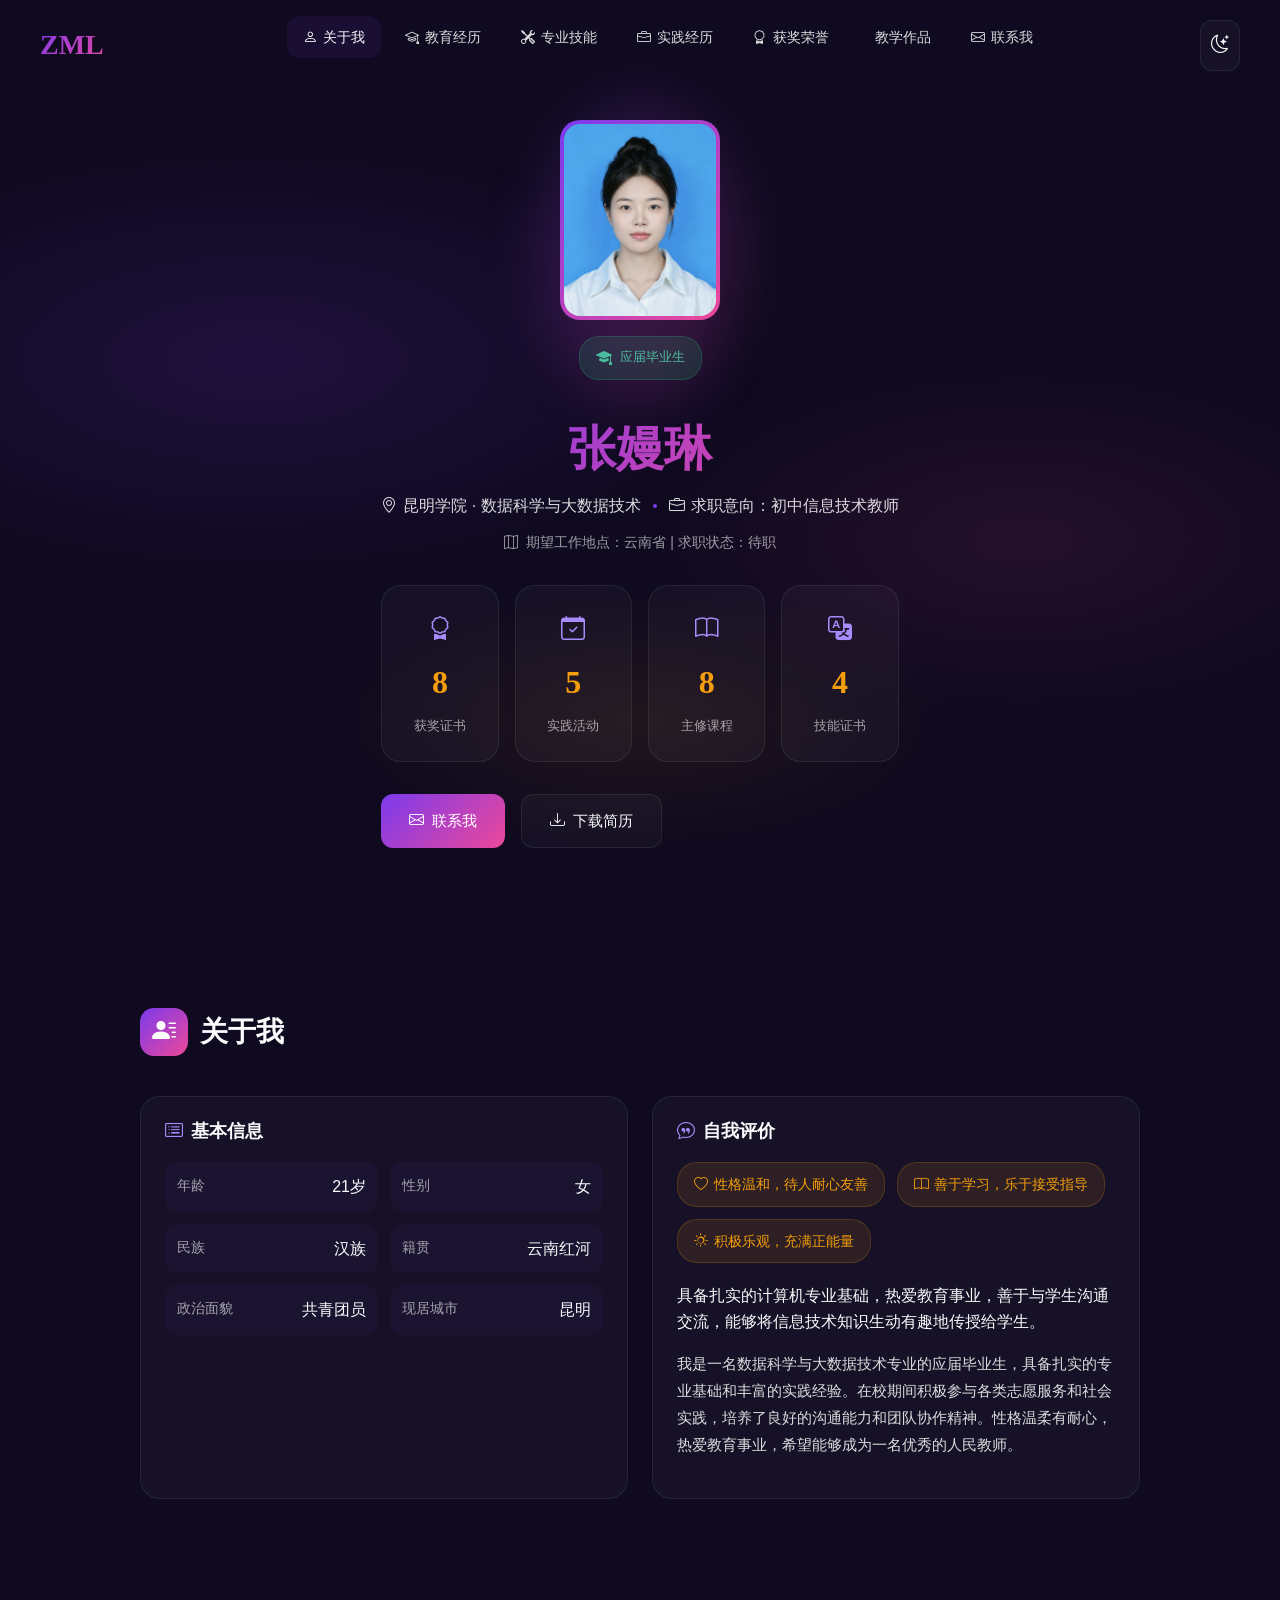
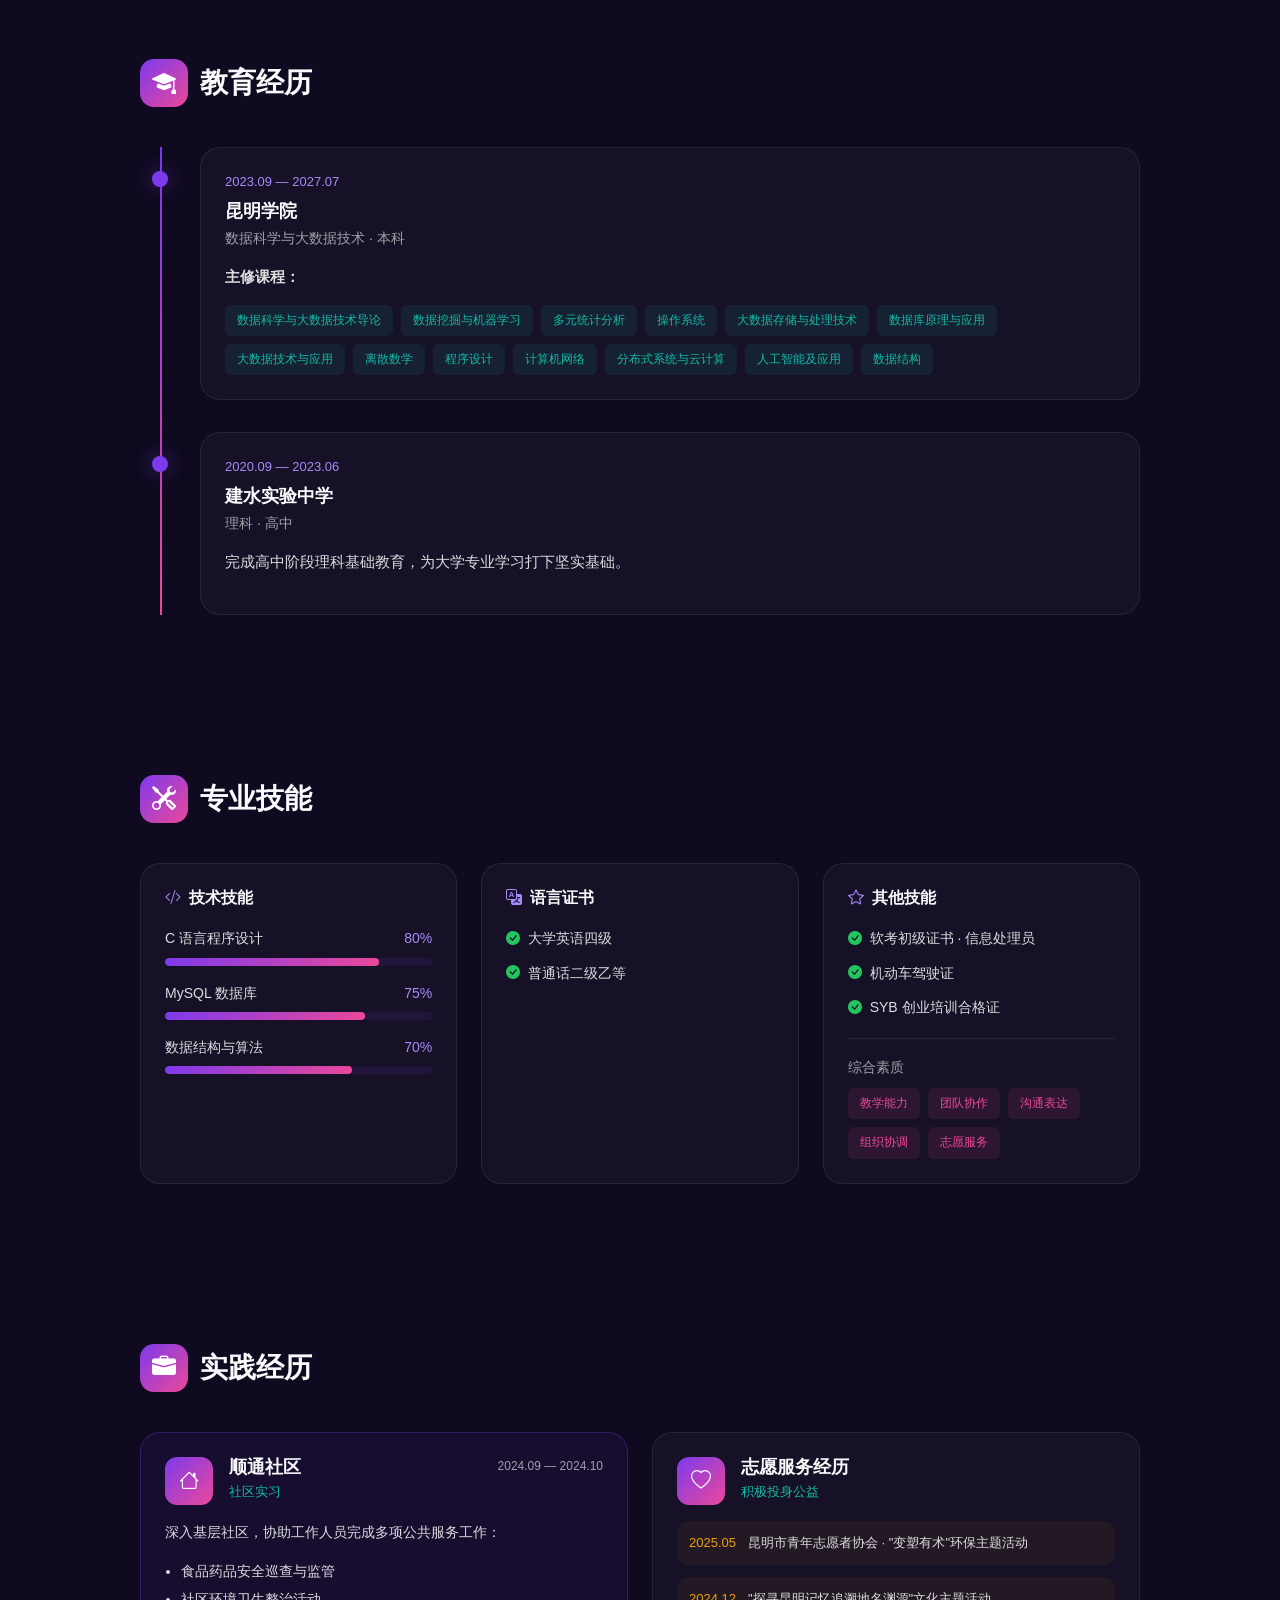
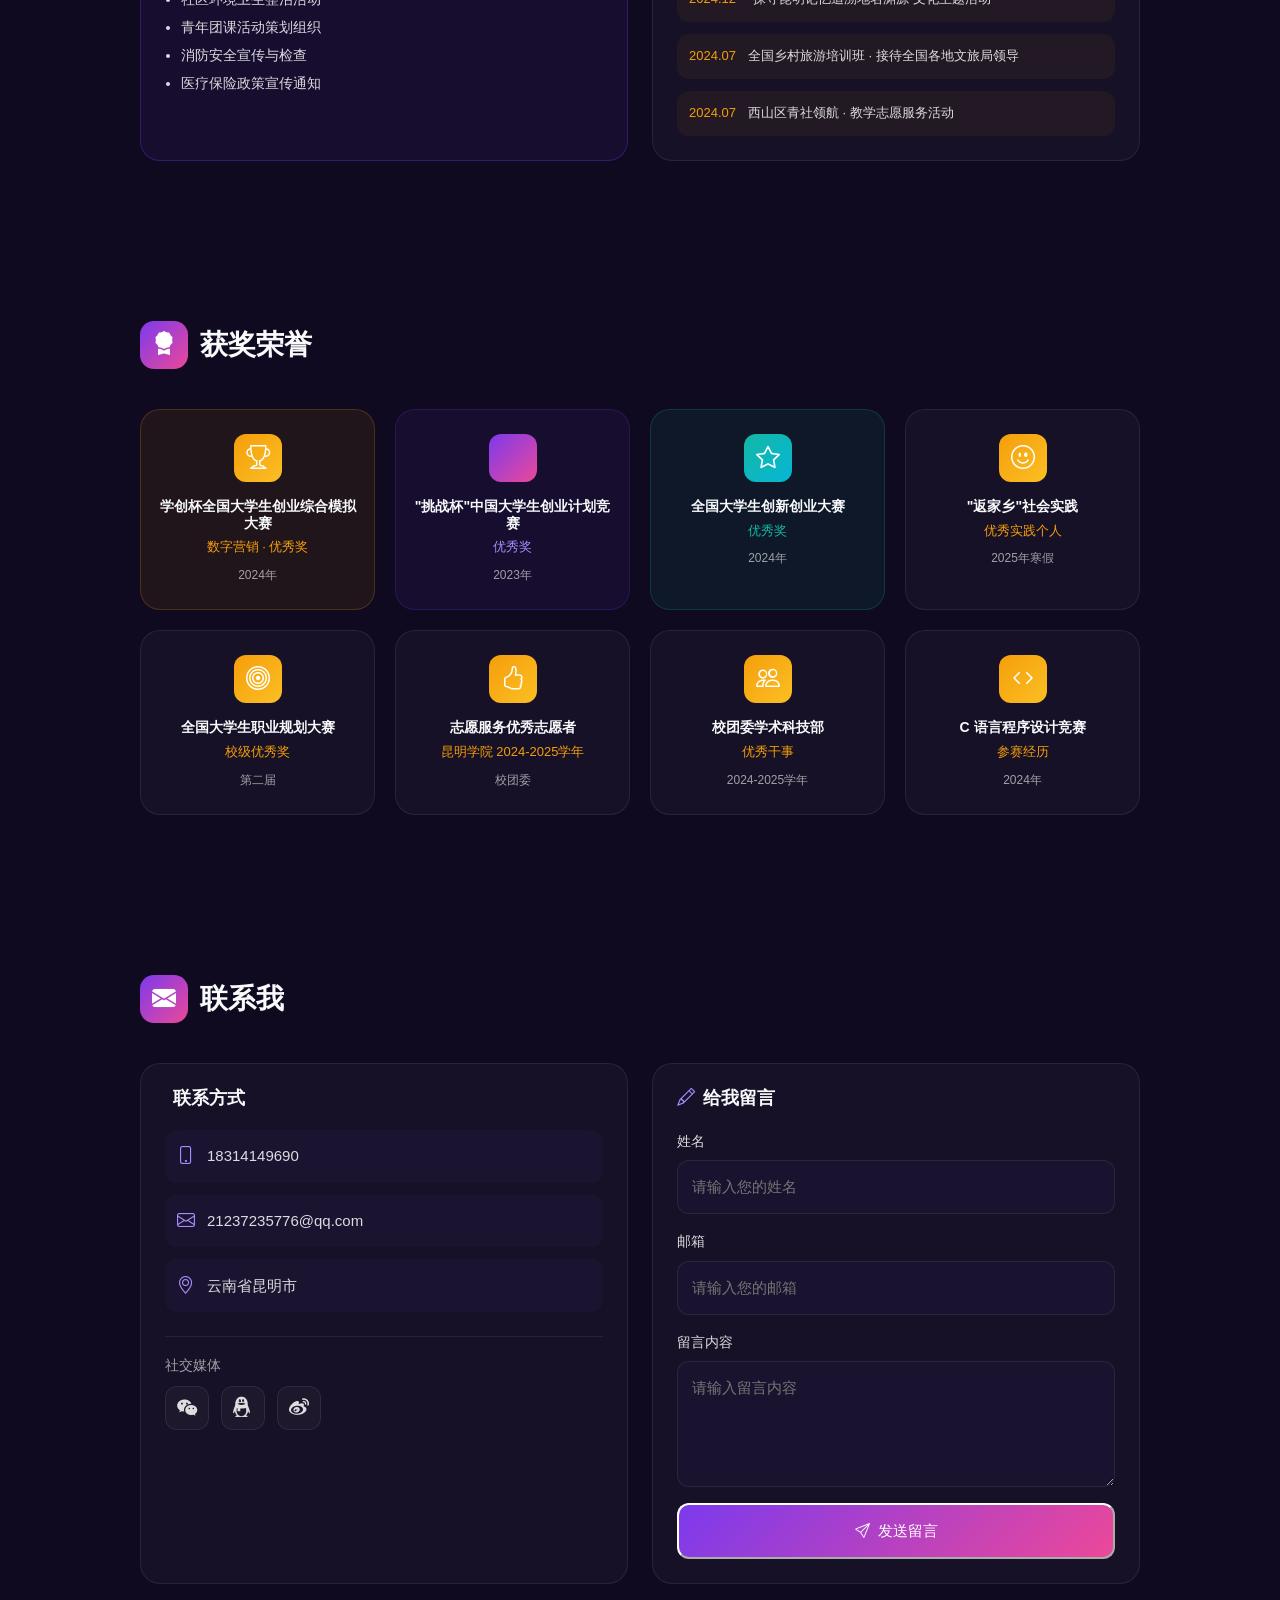
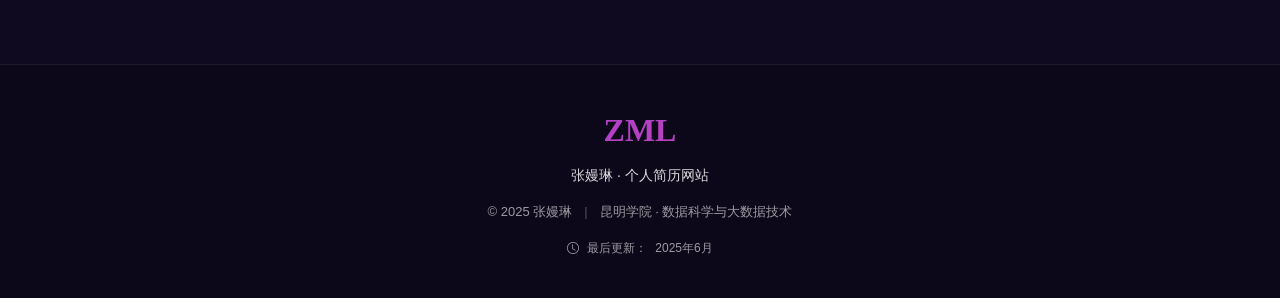
<file: index.html>
<!DOCTYPE html>
<html lang="zh-CN" data-bs-theme="dark">
<head>
  <meta charset="UTF-8">
  <meta name="viewport" content="width=device-width, initial-scale=1.0">
  <title>张嫚琳 - 个人简历 | 初中信息技术教师</title>
  <meta name="description" content="张嫚琳个人简历，昆明学院数据科学与大数据技术专业，求职意向初中信息技术老师">
  
  <!-- Fonts -->
  <link rel="preconnect" href="https://fonts.googleapis.cn">
  <link rel="preconnect" href="https://fonts.gstatic.cn" crossorigin>
  <link href="https://fonts.googleapis.cn/css2?family=Noto+Sans+SC:wght@300;400;500;700;900&family=Playfair+Display:wght@400;600;700&display=swap" rel="stylesheet">
  
  <!-- Bootstrap -->
  <link href="https://cdn.jsdelivr.net/npm/bootstrap@5.3.3/dist/css/bootstrap.min.css" rel="stylesheet">
  <link href="https://cdn.jsdelivr.net/npm/bootstrap-icons@1.11.3/font/bootstrap-icons.min.css" rel="stylesheet">
  
  <!-- Custom CSS -->
  <link href="styles/main.css" rel="stylesheet">
</head>
<body>

  <!-- 背景光效 -->
  <div class="bg-glow"></div>
  <div class="bg-grid"></div>

  <!-- 导航栏 -->
  <nav class="navbar-custom" id="navbar">
    <div class="nav-container">
      <a href="#hero" class="nav-brand">
        <span class="brand-text">ZML</span>
      </a>
      <button class="nav-toggle" id="navToggle" aria-label="切换导航">
        <i class="bi bi-list"></i>
      </button>
      <ul class="nav-menu" id="navMenu">
        <li><a href="#about" class="nav-link active"><i class="bi bi-person"></i> 关于我</a></li>
        <li><a href="#education" class="nav-link"><i class="bi bi-mortarboard"></i> 教育经历</a></li>
        <li><a href="#skills" class="nav-link"><i class="bi bi-tools"></i> 专业技能</a></li>
        <li><a href="#experience" class="nav-link"><i class="bi bi-briefcase"></i> 实践经历</a></li>
        <li><a href="#awards" class="nav-link"><i class="bi bi-award"></i> 获奖荣誉</a></li>
        <li><a href="portfolio.html" class="nav-link"><i class="bi bi-folder-open"></i> 教学作品</a></li>
        <li><a href="#contact" class="nav-link"><i class="bi bi-envelope"></i> 联系我</a></li>
      </ul>
      <button class="theme-toggle" id="themeToggle" aria-label="切换主题">
        <i class="bi bi-moon-stars"></i>
      </button>
    </div>
  </nav>

  <!-- Hero 区域 -->
  <section class="hero-section" id="hero">
    <div class="hero-container">
      <!-- 证件照 -->
      <div class="avatar-wrapper">
        <div class="avatar-glow"></div>
        <div class="avatar-border">
          <img src="public/avatar.jpg" alt="张嫚琳证件照" class="avatar-img">
        </div>
        <div class="avatar-badge">
          <i class="bi bi-mortarboard-fill"></i>
          <span>应届毕业生</span>
        </div>
      </div>
      
      <!-- 基本信息 -->
      <div class="hero-info">
        <h1 class="hero-name">
          <span class="name-text">张嫚琳</span>
        </h1>
        <div class="hero-tagline">
          <span class="tagline-item">
            <i class="bi bi-geo-alt"></i>
            昆明学院 · 数据科学与大数据技术
          </span>
          <span class="tagline-divider"></span>
          <span class="tagline-item">
            <i class="bi bi-briefcase"></i>
            求职意向：初中信息技术教师
          </span>
        </div>
        <div class="hero-location">
          <i class="bi bi-map"></i>
          期望工作地点：云南省 | 求职状态：待职
        </div>
        
        <!-- 统计数据 -->
        <div class="stats-grid">
          <div class="stat-card">
            <div class="stat-icon"><i class="bi bi-award"></i></div>
            <div class="stat-number" data-target="8">8</div>
            <div class="stat-label">获奖证书</div>
          </div>
          <div class="stat-card">
            <div class="stat-icon"><i class="bi bi-calendar-check"></i></div>
            <div class="stat-number" data-target="5">5</div>
            <div class="stat-label">实践活动</div>
          </div>
          <div class="stat-card">
            <div class="stat-icon"><i class="bi bi-book"></i></div>
            <div class="stat-number" data-target="8">8</div>
            <div class="stat-label">主修课程</div>
          </div>
          <div class="stat-card">
            <div class="stat-icon"><i class="bi bi-translate"></i></div>
            <div class="stat-number" data-target="4">4</div>
            <div class="stat-label">技能证书</div>
          </div>
        </div>
        
        <!-- 行动按钮 -->
        <div class="hero-actions">
          <a href="#contact" class="btn-primary">
            <i class="bi bi-envelope"></i>
            联系我
          </a>
          <button class="btn-secondary" onclick="window.print()">
            <i class="bi bi-download"></i>
            下载简历
          </a>
        </div>
      </div>
    </div>
  </section>

  <!-- 关于我 -->
  <section class="section about-section" id="about">
    <div class="section-container">
      <h2 class="section-title">
        <span class="title-icon"><i class="bi bi-person-lines-fill"></i></span>
        关于我
      </h2>
      
      <div class="about-grid">
        <!-- 个人信息卡片 -->
        <div class="about-card glass-card">
          <h3 class="card-title"><i class="bi bi-card-list"></i> 基本信息</h3>
          <div class="info-list">
            <div class="info-item">
              <span class="info-label">年龄</span>
              <span class="info-value">21岁</span>
            </div>
            <div class="info-item">
              <span class="info-label">性别</span>
              <span class="info-value">女</span>
            </div>
            <div class="info-item">
              <span class="info-label">民族</span>
              <span class="info-value">汉族</span>
            </div>
            <div class="info-item">
              <span class="info-label">籍贯</span>
              <span class="info-value">云南红河</span>
            </div>
            <div class="info-item">
              <span class="info-label">政治面貌</span>
              <span class="info-value">共青团员</span>
            </div>
            <div class="info-item">
              <span class="info-label">现居城市</span>
              <span class="info-value">昆明</span>
            </div>
          </div>
        </div>
        
        <!-- 自我评价卡片 -->
        <div class="about-card glass-card">
          <h3 class="card-title"><i class="bi bi-chat-quote"></i> 自我评价</h3>
          <div class="evaluation-tags">
            <span class="eval-tag"><i class="bi bi-heart"></i> 性格温和，待人耐心友善</span>
            <span class="eval-tag"><i class="bi bi-book"></i> 善于学习，乐于接受指导</span>
            <span class="eval-tag"><i class="bi bi-sun"></i> 积极乐观，充满正能量</span>
          </div>
          <p class="eval-desc">具备扎实的计算机专业基础，热爱教育事业，善于与学生沟通交流，能够将信息技术知识生动有趣地传授给学生。</p>
          <p class="about-desc">
            我是一名数据科学与大数据技术专业的应届毕业生，具备扎实的专业基础和丰富的实践经验。在校期间积极参与各类志愿服务和社会实践，培养了良好的沟通能力和团队协作精神。性格温柔有耐心，热爱教育事业，希望能够成为一名优秀的人民教师。
          </p>
        </div>
      </div>
    </div>
  </section>

  <!-- 教育经历 -->
  <section class="section education-section" id="education">
    <div class="section-container">
      <h2 class="section-title">
        <span class="title-icon"><i class="bi bi-mortarboard-fill"></i></span>
        教育经历
      </h2>
      
      <div class="timeline">
        <!-- 大学 -->
        <div class="timeline-item left">
          <div class="timeline-marker"></div>
          <div class="timeline-content glass-card">
            <div class="timeline-date">2023.09 — 2027.07</div>
            <h3 class="timeline-title">昆明学院</h3>
            <div class="timeline-subtitle">数据科学与大数据技术 · 本科</div>
            <div class="timeline-desc">
              <p><strong>主修课程：</strong></p>
              <div class="course-tags">
                <span class="course-tag">数据科学与大数据技术导论</span>
                <span class="course-tag">数据挖掘与机器学习</span>
                <span class="course-tag">多元统计分析</span>
                <span class="course-tag">操作系统</span>
                <span class="course-tag">大数据存储与处理技术</span>
                <span class="course-tag">数据库原理与应用</span>
                <span class="course-tag">大数据技术与应用</span>
                <span class="course-tag">离散数学</span>
                <span class="course-tag">程序设计</span>
                <span class="course-tag">计算机网络</span>
                <span class="course-tag">分布式系统与云计算</span>
                <span class="course-tag">人工智能及应用</span>
                <span class="course-tag">数据结构</span>
              </div>
            </div>
          </div>
        </div>
        
        <!-- 高中 -->
        <div class="timeline-item right">
          <div class="timeline-marker"></div>
          <div class="timeline-content glass-card">
            <div class="timeline-date">2020.09 — 2023.06</div>
            <h3 class="timeline-title">建水实验中学</h3>
            <div class="timeline-subtitle">理科 · 高中</div>
            <div class="timeline-desc">
              <p>完成高中阶段理科基础教育，为大学专业学习打下坚实基础。</p>
            </div>
          </div>
        </div>
      </div>
    </div>
  </section>

  <!-- 专业技能 -->
  <section class="section skills-section" id="skills">
    <div class="section-container">
      <h2 class="section-title">
        <span class="title-icon"><i class="bi bi-tools"></i></span>
        专业技能
      </h2>
      
      <div class="skills-grid">
        <!-- 技术技能 -->
        <div class="skill-category glass-card">
          <h3 class="skill-cat-title"><i class="bi bi-code-slash"></i> 技术技能</h3>
          <div class="skill-bars">
            <div class="skill-bar-item">
              <div class="skill-bar-header">
                <span class="skill-name">C 语言程序设计</span>
                <span class="skill-percent">80%</span>
              </div>
              <div class="skill-bar">
                <div class="skill-bar-fill" style="width: 80%"></div>
              </div>
            </div>
            <div class="skill-bar-item">
              <div class="skill-bar-header">
                <span class="skill-name">MySQL 数据库</span>
                <span class="skill-percent">75%</span>
              </div>
              <div class="skill-bar">
                <div class="skill-bar-fill" style="width: 75%"></div>
              </div>
            </div>
            <div class="skill-bar-item">
              <div class="skill-bar-header">
                <span class="skill-name">数据结构与算法</span>
                <span class="skill-percent">70%</span>
              </div>
              <div class="skill-bar">
                <div class="skill-bar-fill" style="width: 70%"></div>
              </div>
            </div>
          </div>
        </div>
        
        <!-- 语言证书 -->
        <div class="skill-category glass-card">
          <h3 class="skill-cat-title"><i class="bi bi-translate"></i> 语言证书</h3>
          <div class="cert-list">
            <div class="cert-item">
              <i class="bi bi-check-circle-fill"></i>
              <span>大学英语四级</span>
            </div>
            <div class="cert-item">
              <i class="bi bi-check-circle-fill"></i>
              <span>普通话二级乙等</span>
            </div>
          </div>
        </div>
        
        <!-- 其他技能 -->
        <div class="skill-category glass-card">
          <h3 class="skill-cat-title"><i class="bi bi-star"></i> 其他技能</h3>
          <div class="cert-list">
            <div class="cert-item">
              <i class="bi bi-check-circle-fill"></i>
              <span>软考初级证书 · 信息处理员</span>
            </div>
            <div class="cert-item">
              <i class="bi bi-check-circle-fill"></i>
              <span>机动车驾驶证</span>
            </div>
            <div class="cert-item">
              <i class="bi bi-check-circle-fill"></i>
              <span>SYB 创业培训合格证</span>
            </div>
          </div>
          <div class="soft-skills">
            <h4 class="soft-skill-title">综合素质</h4>
            <div class="soft-skill-tags">
              <span class="soft-tag">教学能力</span>
              <span class="soft-tag">团队协作</span>
              <span class="soft-tag">沟通表达</span>
              <span class="soft-tag">组织协调</span>
              <span class="soft-tag">志愿服务</span>
            </div>
          </div>
        </div>
      </div>
    </div>
  </section>

  <!-- 实践经历 -->
  <section class="section experience-section" id="experience">
    <div class="section-container">
      <h2 class="section-title">
        <span class="title-icon"><i class="bi bi-briefcase-fill"></i></span>
        实践经历
      </h2>
      
      <div class="exp-grid">
        <!-- 顺通社区 -->
        <div class="exp-card glass-card featured">
          <div class="exp-header">
            <div class="exp-icon"><i class="bi bi-house"></i></div>
            <div class="exp-title-area">
              <h3 class="exp-title">顺通社区</h3>
              <div class="exp-role">社区实习</div>
            </div>
            <div class="exp-date">2024.09 — 2024.10</div>
          </div>
          <div class="exp-desc">
            <p>深入基层社区，协助工作人员完成多项公共服务工作：</p>
            <ul class="exp-list">
              <li>食品药品安全巡查与监管</li>
              <li>社区环境卫生整治活动</li>
              <li>青年团课活动策划组织</li>
              <li>消防安全宣传与检查</li>
              <li>医疗保险政策宣传通知</li>
            </ul>
          </div>
        </div>
        
        <!-- 志愿活动 -->
        <div class="exp-card glass-card">
          <div class="exp-header">
            <div class="exp-icon"><i class="bi bi-heart"></i></div>
            <div class="exp-title-area">
              <h3 class="exp-title">志愿服务经历</h3>
              <div class="exp-role">积极投身公益</div>
            </div>
          </div>
          <div class="volunteer-list">
            <div class="volunteer-item">
              <span class="vol-date">2025.05</span>
              <span class="vol-title">昆明市青年志愿者协会 · "变塑有术"环保主题活动</span>
            </div>
            <div class="volunteer-item">
              <span class="vol-date">2024.12</span>
              <span class="vol-title">"探寻昆明记忆追溯地名渊源"文化主题活动</span>
            </div>
            <div class="volunteer-item">
              <span class="vol-date">2024.07</span>
              <span class="vol-title">全国乡村旅游培训班 · 接待全国各地文旅局领导</span>
            </div>
            <div class="volunteer-item">
              <span class="vol-date">2024.07</span>
              <span class="vol-title">西山区青社领航 · 教学志愿服务活动</span>
            </div>
          </div>
        </div>
      </div>
    </div>
  </section>

  <!-- 获奖荣誉 -->
  <section class="section awards-section" id="awards">
    <div class="section-container">
      <h2 class="section-title">
        <span class="title-icon"><i class="bi bi-award-fill"></i></span>
        获奖荣誉
      </h2>
      
      <div class="awards-grid">
        <div class="award-card glass-card gold">
          <div class="award-icon"><i class="bi bi-trophy"></i></div>
          <h3 class="award-title">学创杯全国大学生创业综合模拟大赛</h3>
          <div class="award-subtitle">数字营销 · 优秀奖</div>
          <div class="award-year">2024年</div>
        </div>
        
        <div class="award-card glass-card silver">
          <div class="award-icon"><i class="bi bi-medal"></i></div>
          <h3 class="award-title">"挑战杯"中国大学生创业计划竞赛</h3>
          <div class="award-subtitle">优秀奖</div>
          <div class="award-year">2023年</div>
        </div>
        
        <div class="award-card glass-card bronze">
          <div class="award-icon"><i class="bi bi-star"></i></div>
          <h3 class="award-title">全国大学生创新创业大赛</h3>
          <div class="award-subtitle">优秀奖</div>
          <div class="award-year">2024年</div>
        </div>
        
        <div class="award-card glass-card">
          <div class="award-icon"><i class="bi bi-emoji-smile"></i></div>
          <h3 class="award-title">"返家乡"社会实践</h3>
          <div class="award-subtitle">优秀实践个人</div>
          <div class="award-year">2025年寒假</div>
        </div>
        
        <div class="award-card glass-card">
          <div class="award-icon"><i class="bi bi-bullseye"></i></div>
          <h3 class="award-title">全国大学生职业规划大赛</h3>
          <div class="award-subtitle">校级优秀奖</div>
          <div class="award-year">第二届</div>
        </div>
        
        <div class="award-card glass-card">
          <div class="award-icon"><i class="bi bi-hand-thumbs-up"></i></div>
          <h3 class="award-title">志愿服务优秀志愿者</h3>
          <div class="award-subtitle">昆明学院 2024-2025学年</div>
          <div class="award-year">校团委</div>
        </div>
        
        <div class="award-card glass-card">
          <div class="award-icon"><i class="bi bi-people"></i></div>
          <h3 class="award-title">校团委学术科技部</h3>
          <div class="award-subtitle">优秀干事</div>
          <div class="award-year">2024-2025学年</div>
        </div>
        
        <div class="award-card glass-card">
          <div class="award-icon"><i class="bi bi-code"></i></div>
          <h3 class="award-title">C 语言程序设计竞赛</h3>
          <div class="award-subtitle">参赛经历</div>
          <div class="award-year">2024年</div>
        </div>
      </div>
    </div>
  </section>

  <!-- 联系我 -->
  <section class="section contact-section" id="contact">
    <div class="section-container">
      <h2 class="section-title">
        <span class="title-icon"><i class="bi bi-envelope-fill"></i></span>
        联系我
      </h2>
      
      <div class="contact-grid">
        <!-- 联系方式 -->
        <div class="contact-info glass-card">
          <h3 class="contact-title"><i class="bi bi-links"></i> 联系方式</h3>
          <div class="contact-list">
            <a href="tel:18314149690" class="contact-item">
              <i class="bi bi-phone"></i>
              <span>18314149690</span>
            </a>
            <a href="mailto:21237235776@qq.com" class="contact-item">
              <i class="bi bi-envelope"></i>
              <span>21237235776@qq.com</span>
            </a>
            <div class="contact-item">
              <i class="bi bi-geo-alt"></i>
              <span>云南省昆明市</span>
            </div>
          </div>
          
          <div class="social-links">
            <h4 class="social-title">社交媒体</h4>
            <div class="social-grid">
              <a href="#" class="social-link" title="微信">
                <i class="bi bi-wechat"></i>
              </a>
              <a href="#" class="social-link" title="QQ">
                <i class="bi bi-tencent-qq"></i>
              </a>
              <a href="#" class="social-link" title="微博">
                <i class="bi bi-sina-weibo"></i>
              </a>
            </div>
          </div>
        </div>
        
        <!-- 留言表单 -->
        <div class="contact-form glass-card">
          <h3 class="contact-title"><i class="bi bi-pencil"></i> 给我留言</h3>
          <form id="contactForm" class="form-content">
            <div class="form-group">
              <label for="name">姓名</label>
              <input type="text" id="name" name="name" required placeholder="请输入您的姓名">
            </div>
            <div class="form-group">
              <label for="email">邮箱</label>
              <input type="email" id="email" name="email" required placeholder="请输入您的邮箱">
            </div>
            <div class="form-group">
              <label for="message">留言内容</label>
              <textarea id="message" name="message" rows="4" required placeholder="请输入留言内容"></textarea>
            </div>
            <button type="submit" class="btn-submit">
              <i class="bi bi-send"></i>
              发送留言
            </button>
          </form>
        </div>
      </div>
    </div>
  </section>

  <!-- 页脚 -->
  <footer class="site-footer">
    <div class="footer-content">
      <div class="footer-brand">ZML</div>
      <div class="footer-text">张嫚琳 · 个人简历网站</div>
      <div class="footer-copy">
        <span>© 2025 张嫚琳</span>
        <span class="footer-divider">|</span>
        <span>昆明学院 · 数据科学与大数据技术</span>
      </div>
      <div class="footer-update">
        <i class="bi bi-clock"></i>
        最后更新：<span id="updateTime">2025年6月</span>
      </div>
    </div>
  </footer>

  <!-- 返回顶部 -->
  <button class="back-to-top" id="backToTop" aria-label="返回顶部">
    <i class="bi bi-arrow-up"></i>
  </button>

  <!-- Scripts -->
  <script src="https://cdn.jsdelivr.net/npm/bootstrap@5.3.3/dist/js/bootstrap.bundle.min.js"></script>
  <script src="scripts/main.js"></script>
</body>
</html>
</file>
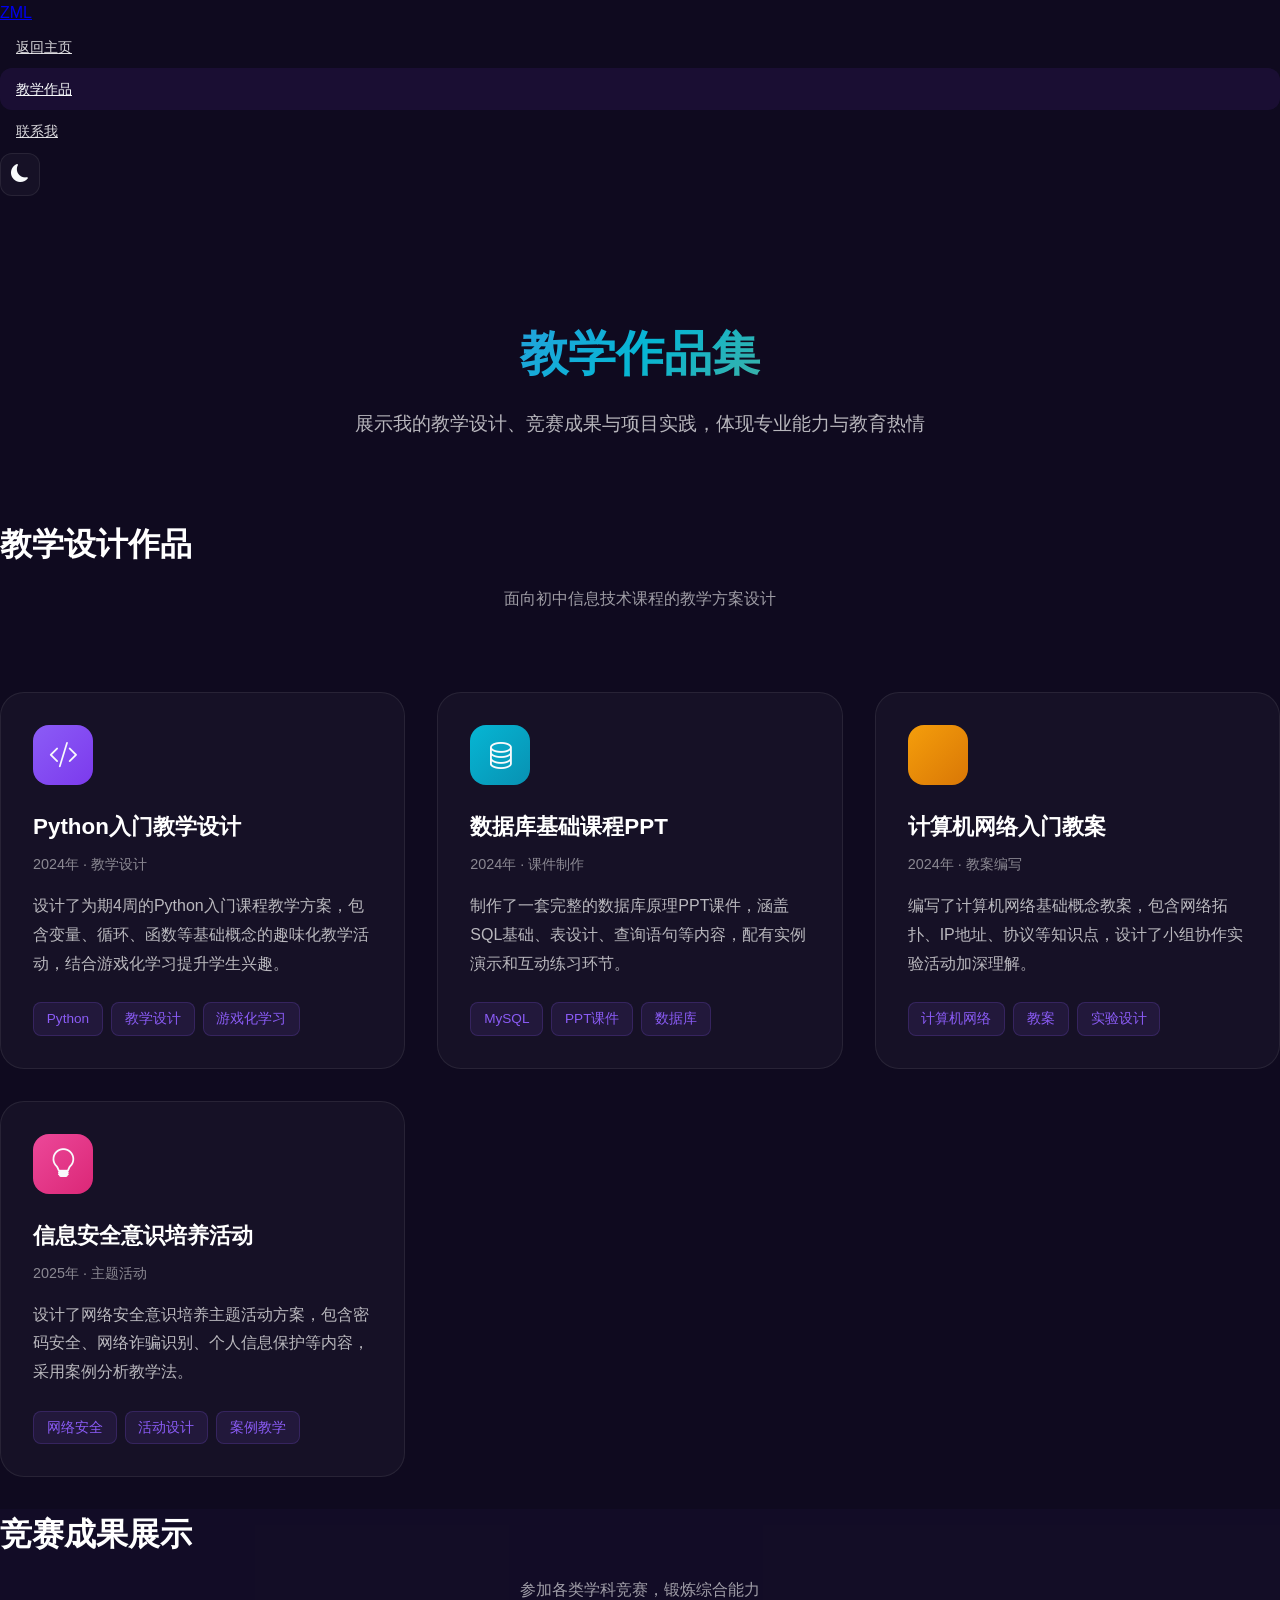
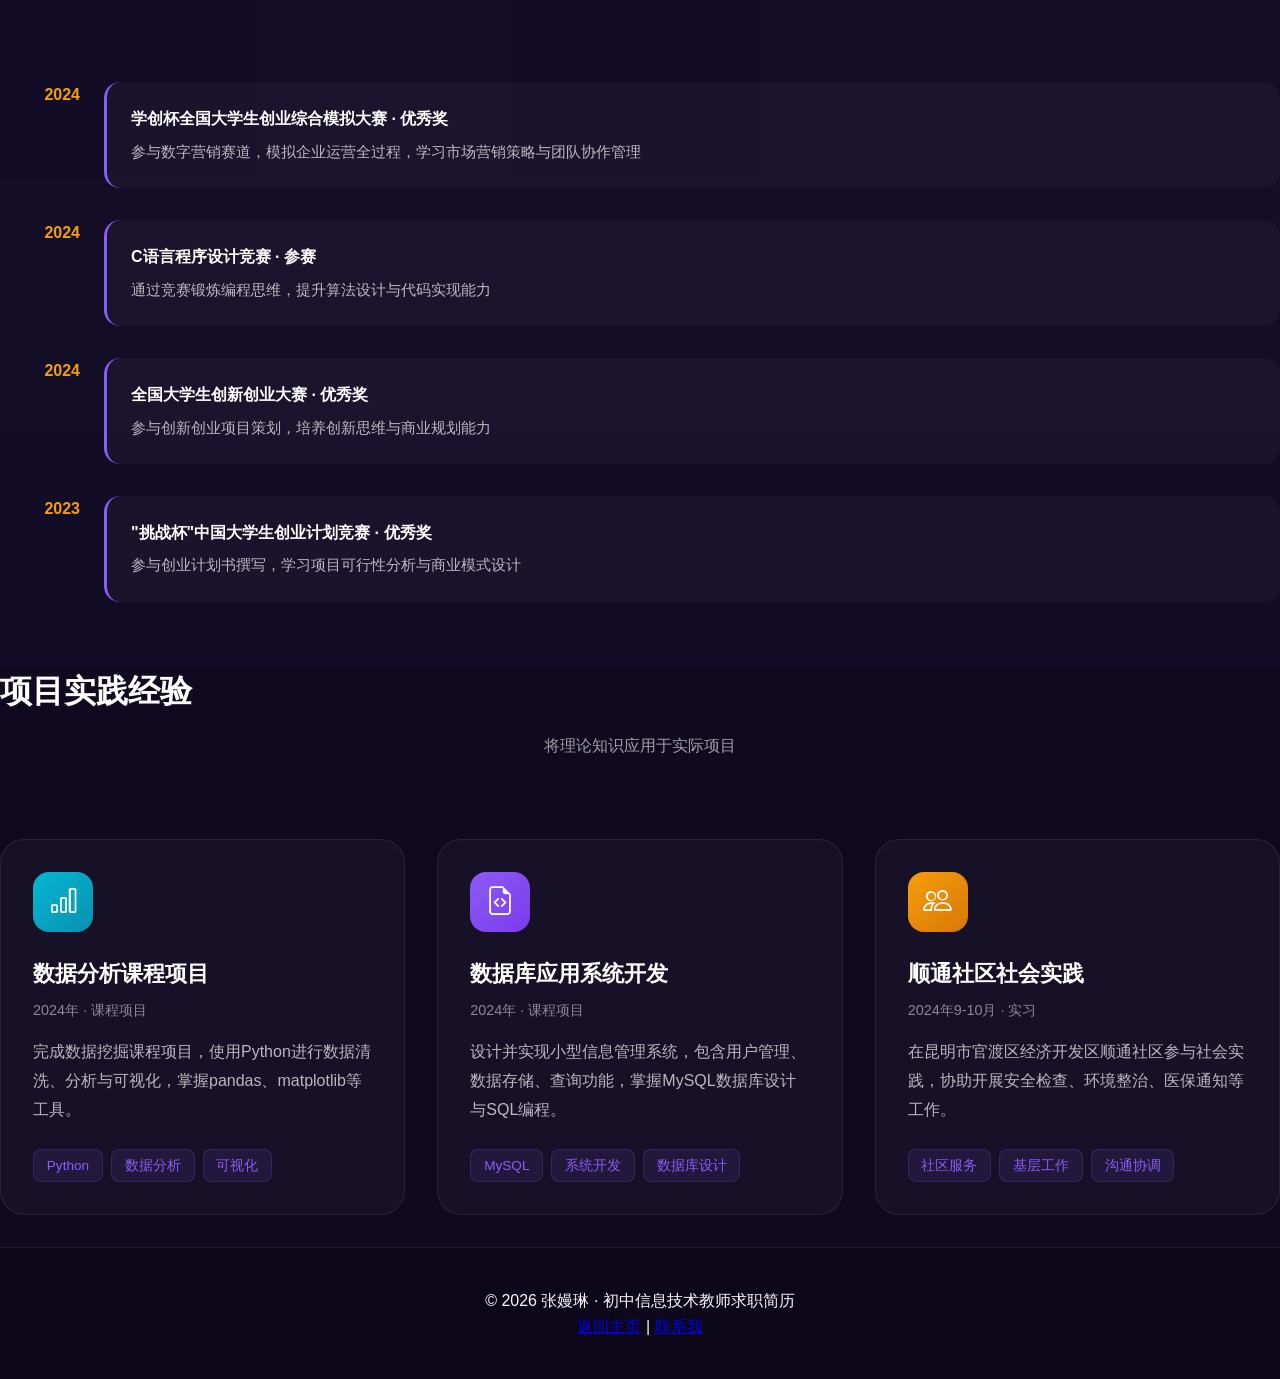
<file: portfolio.html>
<!DOCTYPE html>
<html lang="zh-CN" data-bs-theme="dark">
<head>
    <meta charset="UTF-8">
    <meta name="viewport" content="width=device-width, initial-scale=1.0">
    <title>教学作品集 | 张嫚琳 - 初中信息技术教师</title>
    <link rel="preconnect" href="https://fonts.googleapis.cn">
    <link rel="preconnect" href="https://fonts.gstatic.cn" crossorigin>
    <link href="https://fonts.googleapis.cn/css2?family=Inter:wght@400;500;600;700;800&family=Noto+Sans+SC:wght@400;500;700&display=swap" rel="stylesheet">
    <link href="https://cdn.jsdelivr.net/npm/bootstrap-icons@1.11.3/font/bootstrap-icons.min.css" rel="stylesheet">
    <link href="styles/main.css" rel="stylesheet">
    <style>
        /* 子页面特定样式 */
        .portfolio-hero {
            padding: 120px 0 80px;
            text-align: center;
        }
        
        .portfolio-hero h1 {
            font-size: 3rem;
            font-weight: 700;
            margin-bottom: 1rem;
            background: linear-gradient(135deg, #8b5cf6 0%, #06b6d4 50%, #f59e0b 100%);
            -webkit-background-clip: text;
            -webkit-text-fill-color: transparent;
            background-clip: text;
        }
        
        .portfolio-hero p {
            font-size: 1.2rem;
            color: rgba(255, 255, 255, 0.7);
            max-width: 600px;
            margin: 0 auto;
        }
        
        .portfolio-grid {
            display: grid;
            grid-template-columns: repeat(auto-fit, minmax(350px, 1fr));
            gap: 2rem;
            padding: 2rem 0;
        }
        
        .portfolio-card {
            background: rgba(255, 255, 255, 0.03);
            border: 1px solid rgba(255, 255, 255, 0.08);
            border-radius: 24px;
            padding: 2rem;
            transition: all 0.4s cubic-bezier(0.4, 0, 0.2, 1);
            position: relative;
            overflow: hidden;
        }
        
        .portfolio-card::before {
            content: '';
            position: absolute;
            top: 0;
            left: 0;
            right: 0;
            height: 4px;
            background: linear-gradient(90deg, #8b5cf6, #06b6d4, #f59e0b);
            opacity: 0;
            transition: opacity 0.3s;
        }
        
        .portfolio-card:hover {
            transform: translateY(-8px);
            box-shadow: 0 20px 40px rgba(139, 92, 246, 0.15);
            border-color: rgba(139, 92, 246, 0.3);
        }
        
        .portfolio-card:hover::before {
            opacity: 1;
        }
        
        .portfolio-icon {
            width: 60px;
            height: 60px;
            border-radius: 16px;
            display: flex;
            align-items: center;
            justify-content: center;
            margin-bottom: 1.5rem;
            font-size: 1.8rem;
        }
        
        .portfolio-icon.purple { background: linear-gradient(135deg, #8b5cf6, #7c3aed); }
        .portfolio-icon.cyan { background: linear-gradient(135deg, #06b6d4, #0891b2); }
        .portfolio-icon.gold { background: linear-gradient(135deg, #f59e0b, #d97706); }
        .portfolio-icon.pink { background: linear-gradient(135deg, #ec4899, #db2777); }
        
        .portfolio-card h3 {
            font-size: 1.4rem;
            font-weight: 600;
            margin-bottom: 0.5rem;
            color: #fff;
        }
        
        .portfolio-card .date {
            font-size: 0.9rem;
            color: rgba(255, 255, 255, 0.5);
            margin-bottom: 1rem;
        }
        
        .portfolio-card .desc {
            color: rgba(255, 255, 255, 0.7);
            line-height: 1.8;
            margin-bottom: 1.5rem;
        }
        
        .portfolio-tags {
            display: flex;
            gap: 0.5rem;
            flex-wrap: wrap;
        }
        
        .portfolio-tag {
            padding: 0.3rem 0.8rem;
            border-radius: 8px;
            font-size: 0.85rem;
            background: rgba(139, 92, 246, 0.1);
            color: #8b5cf6;
            border: 1px solid rgba(139, 92, 246, 0.2);
        }
        
        .section-title {
            font-size: 2rem;
            font-weight: 700;
            text-align: center;
            margin-bottom: 1rem;
            color: #fff;
        }
        
        .section-subtitle {
            text-align: center;
            color: rgba(255, 255, 255, 0.6);
            margin-bottom: 3rem;
        }
        
        .back-link {
            display: inline-flex;
            align-items: center;
            gap: 0.5rem;
            color: #8b5cf6;
            font-weight: 500;
            transition: color 0.3s;
        }
        
        .back-link:hover {
            color: #a78bfa;
        }
        
        /* 竞赛成果时间线 */
        .achievement-timeline {
            position: relative;
            padding: 2rem 0;
        }
        
        .achievement-item {
            display: flex;
            gap: 1.5rem;
            margin-bottom: 2rem;
            animation: fadeInUp 0.6s ease-out forwards;
            opacity: 0;
        }
        
        .achievement-item:nth-child(1) { animation-delay: 0.1s; }
        .achievement-item:nth-child(2) { animation-delay: 0.2s; }
        .achievement-item:nth-child(3) { animation-delay: 0.3s; }
        .achievement-item:nth-child(4) { animation-delay: 0.4s; }
        
        .achievement-year {
            flex-shrink: 0;
            width: 80px;
            text-align: right;
            font-weight: 600;
            color: #f59e0b;
        }
        
        .achievement-content {
            flex: 1;
            padding: 1.5rem;
            background: rgba(255, 255, 255, 0.03);
            border-radius: 16px;
            border-left: 3px solid #8b5cf6;
        }
        
        .achievement-content h4 {
            color: #fff;
            margin-bottom: 0.5rem;
        }
        
        .achievement-content p {
            color: rgba(255, 255, 255, 0.7);
            font-size: 0.95rem;
        }
        
        @keyframes fadeInUp {
            from {
                opacity: 0;
                transform: translateY(20px);
            }
            to {
                opacity: 1;
                transform: translateY(0);
            }
        }
    </style>
</head>
<body class="dark-body">
    <!-- 动态背景 -->
    <div class="bg-orb orb-1"></div>
    <div class="bg-orb orb-2"></div>
    <div class="bg-orb orb-3"></div>
    <div class="bg-grid"></div>

    <!-- 导航栏 -->
    <nav class="navbar glass-nav fixed-top">
        <div class="container">
            <a class="navbar-brand" href="index.html">
                <span class="brand-logo">ZML</span>
            </a>
            <div class="navbar-nav">
                <a class="nav-link" href="index.html">返回主页</a>
                <a class="nav-link active" href="portfolio.html">教学作品</a>
                <a class="nav-link" href="index.html#contact">联系我</a>
                <button class="theme-toggle" id="themeToggle">
                    <i class="bi bi-moon-fill"></i>
                </button>
            </div>
        </div>
    </nav>

    <!-- Hero区域 -->
    <section class="portfolio-hero">
        <div class="container">
            <h1>教学作品集</h1>
            <p>展示我的教学设计、竞赛成果与项目实践，体现专业能力与教育热情</p>
        </div>
    </section>

    <!-- 教学设计作品 -->
    <section class="section-padding">
        <div class="container">
            <h2 class="section-title">教学设计作品</h2>
            <p class="section-subtitle">面向初中信息技术课程的教学方案设计</p>
            
            <div class="portfolio-grid">
                <!-- 作品卡片1 -->
                <div class="portfolio-card">
                    <div class="portfolio-icon purple">
                        <i class="bi bi-code-slash"></i>
                    </div>
                    <h3>Python入门教学设计</h3>
                    <div class="date">2024年 · 教学设计</div>
                    <p class="desc">设计了为期4周的Python入门课程教学方案，包含变量、循环、函数等基础概念的趣味化教学活动，结合游戏化学习提升学生兴趣。</p>
                    <div class="portfolio-tags">
                        <span class="portfolio-tag">Python</span>
                        <span class="portfolio-tag">教学设计</span>
                        <span class="portfolio-tag">游戏化学习</span>
                    </div>
                </div>
                
                <!-- 作品卡片2 -->
                <div class="portfolio-card">
                    <div class="portfolio-icon cyan">
                        <i class="bi bi-database"></i>
                    </div>
                    <h3>数据库基础课程PPT</h3>
                    <div class="date">2024年 · 课件制作</div>
                    <p class="desc">制作了一套完整的数据库原理PPT课件，涵盖SQL基础、表设计、查询语句等内容，配有实例演示和互动练习环节。</p>
                    <div class="portfolio-tags">
                        <span class="portfolio-tag">MySQL</span>
                        <span class="portfolio-tag">PPT课件</span>
                        <span class="portfolio-tag">数据库</span>
                    </div>
                </div>
                
                <!-- 作品卡片3 -->
                <div class="portfolio-card">
                    <div class="portfolio-icon gold">
                        <i class="bi bi-network"></i>
                    </div>
                    <h3>计算机网络入门教案</h3>
                    <div class="date">2024年 · 教案编写</div>
                    <p class="desc">编写了计算机网络基础概念教案，包含网络拓扑、IP地址、协议等知识点，设计了小组协作实验活动加深理解。</p>
                    <div class="portfolio-tags">
                        <span class="portfolio-tag">计算机网络</span>
                        <span class="portfolio-tag">教案</span>
                        <span class="portfolio-tag">实验设计</span>
                    </div>
                </div>
                
                <!-- 作品卡片4 -->
                <div class="portfolio-card">
                    <div class="portfolio-icon pink">
                        <i class="bi bi-lightbulb"></i>
                    </div>
                    <h3>信息安全意识培养活动</h3>
                    <div class="date">2025年 · 主题活动</div>
                    <p class="desc">设计了网络安全意识培养主题活动方案，包含密码安全、网络诈骗识别、个人信息保护等内容，采用案例分析教学法。</p>
                    <div class="portfolio-tags">
                        <span class="portfolio-tag">网络安全</span>
                        <span class="portfolio-tag">活动设计</span>
                        <span class="portfolio-tag">案例教学</span>
                    </div>
                </div>
            </div>
        </div>
    </section>

    <!-- 竞赛成果 -->
    <section class="section-padding" style="background: rgba(139, 92, 246, 0.03);">
        <div class="container">
            <h2 class="section-title">竞赛成果展示</h2>
            <p class="section-subtitle">参加各类学科竞赛，锻炼综合能力</p>
            
            <div class="achievement-timeline">
                <div class="achievement-item">
                    <div class="achievement-year">2024</div>
                    <div class="achievement-content">
                        <h4>学创杯全国大学生创业综合模拟大赛 · 优秀奖</h4>
                        <p>参与数字营销赛道，模拟企业运营全过程，学习市场营销策略与团队协作管理</p>
                    </div>
                </div>
                
                <div class="achievement-item">
                    <div class="achievement-year">2024</div>
                    <div class="achievement-content">
                        <h4>C语言程序设计竞赛 · 参赛</h4>
                        <p>通过竞赛锻炼编程思维，提升算法设计与代码实现能力</p>
                    </div>
                </div>
                
                <div class="achievement-item">
                    <div class="achievement-year">2024</div>
                    <div class="achievement-content">
                        <h4>全国大学生创新创业大赛 · 优秀奖</h4>
                        <p>参与创新创业项目策划，培养创新思维与商业规划能力</p>
                    </div>
                </div>
                
                <div class="achievement-item">
                    <div class="achievement-year">2023</div>
                    <div class="achievement-content">
                        <h4>"挑战杯"中国大学生创业计划竞赛 · 优秀奖</h4>
                        <p>参与创业计划书撰写，学习项目可行性分析与商业模式设计</p>
                    </div>
                </div>
            </div>
        </div>
    </section>

    <!-- 项目实践 -->
    <section class="section-padding">
        <div class="container">
            <h2 class="section-title">项目实践经验</h2>
            <p class="section-subtitle">将理论知识应用于实际项目</p>
            
            <div class="portfolio-grid">
                <!-- 项目卡片1 -->
                <div class="portfolio-card">
                    <div class="portfolio-icon cyan">
                        <i class="bi bi-bar-chart"></i>
                    </div>
                    <h3>数据分析课程项目</h3>
                    <div class="date">2024年 · 课程项目</div>
                    <p class="desc">完成数据挖掘课程项目，使用Python进行数据清洗、分析与可视化，掌握pandas、matplotlib等工具。</p>
                    <div class="portfolio-tags">
                        <span class="portfolio-tag">Python</span>
                        <span class="portfolio-tag">数据分析</span>
                        <span class="portfolio-tag">可视化</span>
                    </div>
                </div>
                
                <!-- 项目卡片2 -->
                <div class="portfolio-card">
                    <div class="portfolio-icon purple">
                        <i class="bi bi-file-earmark-code"></i>
                    </div>
                    <h3>数据库应用系统开发</h3>
                    <div class="date">2024年 · 课程项目</div>
                    <p class="desc">设计并实现小型信息管理系统，包含用户管理、数据存储、查询功能，掌握MySQL数据库设计与SQL编程。</p>
                    <div class="portfolio-tags">
                        <span class="portfolio-tag">MySQL</span>
                        <span class="portfolio-tag">系统开发</span>
                        <span class="portfolio-tag">数据库设计</span>
                    </div>
                </div>
                
                <!-- 项目卡片3 -->
                <div class="portfolio-card">
                    <div class="portfolio-icon gold">
                        <i class="bi bi-people"></i>
                    </div>
                    <h3>顺通社区社会实践</h3>
                    <div class="date">2024年9-10月 · 实习</div>
                    <p class="desc">在昆明市官渡区经济开发区顺通社区参与社会实践，协助开展安全检查、环境整治、医保通知等工作。</p>
                    <div class="portfolio-tags">
                        <span class="portfolio-tag">社区服务</span>
                        <span class="portfolio-tag">基层工作</span>
                        <span class="portfolio-tag">沟通协调</span>
                    </div>
                </div>
            </div>
        </div>
    </section>

    <!-- 页脚 -->
    <footer class="site-footer">
        <div class="container">
            <div class="footer-content">
                <p class="copyright">© 2026 张嫚琳 · 初中信息技术教师求职简历</p>
                <div class="footer-links">
                    <a href="index.html">返回主页</a>
                    <span class="separator">|</span>
                    <a href="index.html#contact">联系我</a>
                </div>
            </div>
        </div>
    </footer>

    <!-- 返回顶部 -->
    <button id="backToTop" class="back-to-top">
        <i class="bi bi-arrow-up"></i>
    </button>

    <script src="scripts/main.js"></script>
</body>
</html>
</file>
<file: styles/main.css>
/* ============================================
   张嫚琳个人简历网站 - 教师简历风格
   配色：优雅紫色 + 温暖金色 + 清新青色
   ============================================ */

/* 基础变量 */
:root {
  /* 主色调 */
  --primary: #7c3aed;
  --primary-light: #a78bfa;
  --primary-dark: #5b21b6;
  
  /* 辅助色 */
  --accent-gold: #f59e0b;
  --accent-teal: #14b8a6;
  --accent-pink: #ec4899;
  
  /* 背景色 */
  --bg-dark: #0f0a1f;
  --bg-card: rgba(30, 20, 50, 0.6);
  --bg-glass: rgba(255, 255, 255, 0.03);
  
  /* 文字色 */
  --text-primary: #f8fafc;
  --text-secondary: rgba(255, 255, 255, 0.85);
  --text-muted: rgba(255, 255, 255, 0.6);
  
  /* 边框 */
  --border-color: rgba(255, 255, 255, 0.08);
  --border-glow: rgba(124, 58, 237, 0.3);
  
  /* 渐变 */
  --gradient-primary: linear-gradient(135deg, #7c3aed 0%, #ec4899 100%);
  --gradient-gold: linear-gradient(135deg, #f59e0b 0%, #fbbf24 100%);
  --gradient-teal: linear-gradient(135deg, #14b8a6 0%, #06b6d4 100%);
  
  /* 尺寸 */
  --radius-sm: 12px;
  --radius-md: 20px;
  --radius-lg: 32px;
  
  /* 动效 */
  --transition: all 0.4s cubic-bezier(0.4, 0, 0.2, 1);
}

/* 亮色模式 */
[data-bs-theme="light"] {
  --bg-dark: #f8fafc;
  --bg-card: rgba(255, 255, 255, 0.9);
  --bg-glass: rgba(255, 255, 255, 0.7);
  --text-primary: #1e293b;
  --text-secondary: #475569;
  --text-muted: #94a3b8;
  --border-color: rgba(0, 0, 0, 0.08);
}

/* ============================================
   全局样式
   ============================================ */
* {
  margin: 0;
  padding: 0;
  box-sizing: border-box;
}

html {
  scroll-behavior: smooth;
}

body {
  font-family: 'Noto Sans SC', -apple-system, BlinkMacSystemFont, sans-serif;
  font-size: 16px;
  line-height: 1.6;
  color: var(--text-primary);
  background: var(--bg-dark);
  overflow-x: hidden;
}

/* 背景效果 */
.bg-glow {
  position: fixed;
  top: 0;
  left: 0;
  width: 100%;
  height: 100%;
  pointer-events: none;
  z-index: -2;
  background: 
    radial-gradient(ellipse 80% 50% at 20% 40%, rgba(124, 58, 237, 0.15) 0%, transparent 50%),
    radial-gradient(ellipse 60% 40% at 80% 60%, rgba(236, 72, 153, 0.1) 0%, transparent 50%),
    radial-gradient(ellipse 50% 30% at 50% 80%, rgba(245, 158, 11, 0.08) 0%, transparent 50%);
  animation: bgGlowMove 20s ease-in-out infinite;
}

.bg-grid {
  position: fixed;
  top: 0;
  left: 0;
  width: 100%;
  height: 100%;
  pointer-events: none;
  z-index: -1;
  opacity: 0.03;
  background-image: 
    linear-gradient(rgba(255,255,255,0.1) 1px, transparent 1px),
    linear-gradient(90deg, rgba(255,255,255,0.1) 1px, transparent 1px);
  background-size: 50px 50px;
}

@keyframes bgGlowMove {
  0%, 100% { transform: translate(0, 0); }
  50% { transform: translate(-30px, 20px); }
}

/* ============================================
   导航栏
   ============================================ */
.navbar-custom {
  position: fixed;
  top: 0;
  left: 0;
  right: 0;
  z-index: 1000;
  padding: 16px 24px;
  background: transparent;
  transition: var(--transition);
}

.navbar-custom.scrolled {
  background: var(--bg-glass);
  backdrop-filter: blur(20px);
  border-bottom: 1px solid var(--border-color);
}

.nav-container {
  max-width: 1200px;
  margin: 0 auto;
  display: flex;
  align-items: center;
  justify-content: space-between;
}

.nav-brand {
  font-family: 'Playfair Display', serif;
  font-size: 28px;
  font-weight: 700;
  color: var(--text-primary);
  background: var(--gradient-primary);
  -webkit-background-clip: text;
  -webkit-text-fill-color: transparent;
  background-clip: text;
}

.nav-menu {
  display: flex;
  gap: 8px;
  list-style: none;
}

.nav-link {
  display: flex;
  align-items: center;
  gap: 6px;
  padding: 10px 16px;
  color: var(--text-secondary);
  font-size: 14px;
  font-weight: 500;
  border-radius: var(--radius-sm);
  transition: var(--transition);
}

.nav-link:hover,
.nav-link.active {
  color: var(--text-primary);
  background: var(--bg-glass);
}

.nav-link.active {
  background: rgba(124, 58, 237, 0.1);
}

.nav-toggle {
  display: none;
  padding: 8px;
  color: var(--text-primary);
  background: transparent;
  border: none;
  cursor: pointer;
  font-size: 24px;
}

.theme-toggle {
  padding: 10px;
  color: var(--text-primary);
  background: var(--bg-glass);
  border: 1px solid var(--border-color);
  border-radius: var(--radius-sm);
  cursor: pointer;
  font-size: 18px;
  transition: var(--transition);
}

.theme-toggle:hover {
  background: rgba(124, 58, 237, 0.1);
}

/* ============================================
   Hero 区域
   ============================================ */
.hero-section {
  min-height: 100vh;
  display: flex;
  align-items: center;
  justify-content: center;
  padding: 120px 24px 80px;
}

.hero-container {
  max-width: 900px;
  width: 100%;
  display: flex;
  flex-direction: column;
  align-items: center;
  gap: 40px;
}

/* 头像 */
.avatar-wrapper {
  position: relative;
  display: flex;
  flex-direction: column;
  align-items: center;
  gap: 16px;
}

.avatar-glow {
  position: absolute;
  top: -20px;
  left: -20px;
  right: -20px;
  bottom: -20px;
  background: var(--gradient-primary);
  opacity: 0.2;
  border-radius: 50%;
  filter: blur(30px);
  animation: avatarGlow 3s ease-in-out infinite;
}

@keyframes avatarGlow {
  0%, 100% { opacity: 0.2; transform: scale(1); }
  50% { opacity: 0.4; transform: scale(1.05); }
}

.avatar-border {
  position: relative;
  width: 160px;
  height: 200px;
  padding: 4px;
  background: var(--gradient-primary);
  border-radius: 20px;
  overflow: hidden;
}

.avatar-img {
  width: 100%;
  height: 100%;
  object-fit: cover;
  border-radius: 16px;
}

.avatar-badge {
  display: flex;
  align-items: center;
  gap: 8px;
  padding: 8px 16px;
  background: rgba(14, 165, 89, 0.2);
  border: 1px solid rgba(14, 165, 89, 0.3);
  border-radius: 20px;
  color: #34d399;
  font-size: 13px;
  font-weight: 500;
}

.avatar-badge i {
  font-size: 16px;
}

/* 基本信息 */
.hero-info {
  text-align: center;
}

.hero-name {
  font-family: 'Playfair Display', serif;
  font-size: 48px;
  font-weight: 700;
  margin-bottom: 16px;
  background: var(--gradient-primary);
  -webkit-background-clip: text;
  -webkit-text-fill-color: transparent;
  background-clip: text;
}

.hero-tagline {
  display: flex;
  align-items: center;
  justify-content: center;
  gap: 12px;
  margin-bottom: 12px;
  color: var(--text-secondary);
  font-size: 16px;
}

.tagline-item {
  display: flex;
  align-items: center;
  gap: 6px;
}

.tagline-divider {
  width: 4px;
  height: 4px;
  background: var(--primary);
  border-radius: 50%;
}

.hero-location {
  display: flex;
  align-items: center;
  justify-content: center;
  gap: 8px;
  color: var(--text-muted);
  font-size: 14px;
  margin-bottom: 32px;
}

/* 统计卡片 */
.stats-grid {
  display: grid;
  grid-template-columns: repeat(4, 1fr);
  gap: 16px;
  margin-bottom: 32px;
}

.stat-card {
  display: flex;
  flex-direction: column;
  align-items: center;
  gap: 8px;
  padding: 24px 16px;
  background: var(--bg-glass);
  border: 1px solid var(--border-color);
  border-radius: var(--radius-md);
  transition: var(--transition);
}

.stat-card:hover {
  transform: translateY(-4px);
  background: rgba(124, 58, 237, 0.08);
  border-color: var(--border-glow);
  box-shadow: 0 20px 40px rgba(124, 58, 237, 0.1);
}

.stat-icon {
  font-size: 24px;
  color: var(--primary-light);
}

.stat-number {
  font-family: 'Playfair Display', serif;
  font-size: 32px;
  font-weight: 700;
  color: var(--accent-gold);
}

.stat-label {
  font-size: 13px;
  color: var(--text-muted);
}

/* 按钮 */
.hero-actions {
  display: flex;
  gap: 16px;
}

.btn-primary {
  display: flex;
  align-items: center;
  gap: 8px;
  padding: 14px 28px;
  background: var(--gradient-primary);
  color: white;
  font-size: 15px;
  font-weight: 500;
  border-radius: var(--radius-sm);
  cursor: pointer;
  transition: var(--transition);
  text-decoration: none;
}

.btn-primary:hover {
  transform: translateY(-2px);
  box-shadow: 0 10px 30px rgba(124, 58, 237, 0.3);
}

.btn-secondary {
  display: flex;
  align-items: center;
  gap: 8px;
  padding: 14px 28px;
  background: var(--bg-glass);
  color: var(--text-primary);
  font-size: 15px;
  font-weight: 500;
  border: 1px solid var(--border-color);
  border-radius: var(--radius-sm);
  cursor: pointer;
  transition: var(--transition);
}

.btn-secondary:hover {
  background: rgba(245, 158, 11, 0.1);
  border-color: rgba(245, 158, 11, 0.3);
}

/* ============================================
   区块通用样式
   ============================================ */
.section {
  padding: 80px 24px;
}

.section-container {
  max-width: 1000px;
  margin: 0 auto;
}

.section-title {
  display: flex;
  align-items: center;
  gap: 12px;
  font-size: 28px;
  font-weight: 700;
  margin-bottom: 40px;
  color: var(--text-primary);
}

.title-icon {
  display: flex;
  align-items: center;
  justify-content: center;
  width: 48px;
  height: 48px;
  background: var(--gradient-primary);
  border-radius: 14px;
  color: white;
  font-size: 24px;
}

/* 玻璃卡片 */
.glass-card {
  background: var(--bg-glass);
  border: 1px solid var(--border-color);
  border-radius: var(--radius-md);
  padding: 24px;
  transition: var(--transition);
}

.glass-card:hover {
  border-color: var(--border-glow);
  box-shadow: 0 20px 40px rgba(124, 58, 237, 0.08);
}

/* ============================================
   关于我
   ============================================ */
.about-grid {
  display: grid;
  grid-template-columns: repeat(2, 1fr);
  gap: 24px;
}

.about-card .card-title {
  display: flex;
  align-items: center;
  gap: 8px;
  font-size: 18px;
  font-weight: 600;
  margin-bottom: 20px;
  color: var(--text-primary);
}

.about-card .card-title i {
  color: var(--primary-light);
}

.info-list {
  display: grid;
  grid-template-columns: repeat(2, 1fr);
  gap: 12px;
}

.info-item {
  display: flex;
  justify-content: space-between;
  padding: 12px;
  background: rgba(124, 58, 237, 0.05);
  border-radius: var(--radius-sm);
}

.info-label {
  color: var(--text-muted);
  font-size: 14px;
}

.info-value {
  color: var(--text-primary);
  font-weight: 500;
}

.evaluation-tags {
  display: flex;
  flex-wrap: wrap;
  gap: 12px;
  margin-bottom: 20px;
}

.eval-tag {
  display: flex;
  align-items: center;
  gap: 6px;
  padding: 10px 16px;
  background: rgba(245, 158, 11, 0.1);
  border: 1px solid rgba(245, 158, 11, 0.2);
  border-radius: 20px;
  color: var(--accent-gold);
  font-size: 14px;
}

.about-desc {
  color: var(--text-secondary);
  font-size: 15px;
  line-height: 1.8;
}

/* ============================================
   教育经历 - 时间线
   ============================================ */
.timeline {
  position: relative;
  padding-left: 60px;
}

.timeline::before {
  content: '';
  position: absolute;
  left: 20px;
  top: 0;
  bottom: 0;
  width: 2px;
  background: var(--gradient-primary);
}

.timeline-item {
  position: relative;
  margin-bottom: 32px;
}

.timeline-item:last-child {
  margin-bottom: 0;
}

.timeline-marker {
  position: absolute;
  left: -48px;
  top: 24px;
  width: 16px;
  height: 16px;
  background: var(--primary);
  border-radius: 50%;
  box-shadow: 0 0 20px rgba(124, 58, 237, 0.5);
}

.timeline-content {
  padding: 24px;
}

.timeline-date {
  font-size: 13px;
  color: var(--primary-light);
  margin-bottom: 8px;
}

.timeline-title {
  font-size: 18px;
  font-weight: 600;
  color: var(--text-primary);
  margin-bottom: 4px;
}

.timeline-subtitle {
  font-size: 14px;
  color: var(--text-muted);
  margin-bottom: 16px;
}

.timeline-desc {
  color: var(--text-secondary);
  font-size: 15px;
}

.course-tags {
  display: flex;
  flex-wrap: wrap;
  gap: 8px;
  margin-top: 12px;
}

.course-tag {
  padding: 6px 12px;
  background: rgba(20, 184, 166, 0.1);
  border-radius: 6px;
  color: var(--accent-teal);
  font-size: 12px;
}

/* ============================================
   专业技能
   ============================================ */
.skills-grid {
  display: grid;
  grid-template-columns: repeat(3, 1fr);
  gap: 24px;
}

.skill-category {
  padding: 24px;
}

.skill-cat-title {
  display: flex;
  align-items: center;
  gap: 8px;
  font-size: 16px;
  font-weight: 600;
  margin-bottom: 20px;
  color: var(--text-primary);
}

.skill-cat-title i {
  color: var(--primary-light);
}

.skill-bars {
  display: flex;
  flex-direction: column;
  gap: 16px;
}

.skill-bar-item {
  display: flex;
  flex-direction: column;
  gap: 8px;
}

.skill-bar-header {
  display: flex;
  justify-content: space-between;
  font-size: 14px;
}

.skill-name {
  color: var(--text-secondary);
}

.skill-percent {
  color: var(--primary-light);
  font-weight: 500;
}

.skill-bar {
  height: 8px;
  background: rgba(124, 58, 237, 0.1);
  border-radius: 4px;
  overflow: hidden;
}

.skill-bar-fill {
  height: 100%;
  background: var(--gradient-primary);
  border-radius: 4px;
  transition: width 1s ease-out;
}

.cert-list {
  display: flex;
  flex-direction: column;
  gap: 12px;
}

.cert-item {
  display: flex;
  align-items: center;
  gap: 8px;
  color: var(--text-secondary);
  font-size: 14px;
}

.cert-item i {
  color: #22c55e;
}

.soft-skills {
  margin-top: 20px;
  padding-top: 20px;
  border-top: 1px solid var(--border-color);
}

.soft-skill-title {
  font-size: 14px;
  color: var(--text-muted);
  margin-bottom: 12px;
}

.soft-skill-tags {
  display: flex;
  flex-wrap: wrap;
  gap: 8px;
}

.soft-tag {
  padding: 6px 12px;
  background: rgba(236, 72, 153, 0.1);
  border-radius: 6px;
  color: var(--accent-pink);
  font-size: 12px;
}

/* ============================================
   实践经历
   ============================================ */
.exp-grid {
  display: grid;
  grid-template-columns: repeat(2, 1fr);
  gap: 24px;
}

.exp-card {
  padding: 24px;
}

.exp-card.featured {
  background: rgba(124, 58, 237, 0.08);
  border-color: var(--border-glow);
}

.exp-header {
  display: flex;
  align-items: flex-start;
  gap: 16px;
  margin-bottom: 16px;
}

.exp-icon {
  width: 48px;
  height: 48px;
  display: flex;
  align-items: center;
  justify-content: center;
  background: var(--gradient-primary);
  border-radius: 12px;
  color: white;
  font-size: 20px;
}

.exp-title-area {
  flex: 1;
}

.exp-title {
  font-size: 18px;
  font-weight: 600;
  color: var(--text-primary);
  margin-bottom: 4px;
}

.exp-role {
  font-size: 13px;
  color: var(--accent-teal);
}

.exp-date {
  font-size: 12px;
  color: var(--text-muted);
  white-space: nowrap;
}

.exp-desc {
  color: var(--text-secondary);
  font-size: 14px;
  line-height: 1.7;
}

.exp-list {
  margin-top: 8px;
  padding-left: 16px;
}

.exp-list li {
  margin-bottom: 4px;
  color: var(--text-secondary);
}

.volunteer-list {
  display: flex;
  flex-direction: column;
  gap: 12px;
}

.volunteer-item {
  display: flex;
  gap: 12px;
  padding: 12px;
  background: rgba(245, 158, 11, 0.05);
  border-radius: var(--radius-sm);
}

.vol-date {
  color: var(--accent-gold);
  font-size: 13px;
  font-weight: 500;
  white-space: nowrap;
}

.vol-title {
  color: var(--text-secondary);
  font-size: 13px;
}

/* ============================================
   获奖荣誉
   ============================================ */
.awards-grid {
  display: grid;
  grid-template-columns: repeat(4, 1fr);
  gap: 20px;
}

.award-card {
  display: flex;
  flex-direction: column;
  align-items: center;
  text-align: center;
  padding: 24px 16px;
}

.award-card.gold {
  background: rgba(245, 158, 11, 0.08);
  border-color: rgba(245, 158, 11, 0.2);
}

.award-card.silver {
  background: rgba(124, 58, 237, 0.08);
  border-color: rgba(124, 58, 237, 0.2);
}

.award-card.bronze {
  background: rgba(20, 184, 166, 0.08);
  border-color: rgba(20, 184, 166, 0.2);
}

.award-icon {
  width: 48px;
  height: 48px;
  display: flex;
  align-items: center;
  justify-content: center;
  background: var(--gradient-gold);
  border-radius: 12px;
  color: white;
  font-size: 24px;
  margin-bottom: 16px;
}

.award-card.gold .award-icon {
  background: var(--gradient-gold);
}

.award-card.silver .award-icon {
  background: var(--gradient-primary);
}

.award-card.bronze .award-icon {
  background: var(--gradient-teal);
}

.award-title {
  font-size: 14px;
  font-weight: 600;
  color: var(--text-primary);
  margin-bottom: 6px;
}

.award-subtitle {
  font-size: 13px;
  color: var(--accent-gold);
  margin-bottom: 8px;
}

.award-card.silver .award-subtitle {
  color: var(--primary-light);
}

.award-card.bronze .award-subtitle {
  color: var(--accent-teal);
}

.award-year {
  font-size: 12px;
  color: var(--text-muted);
}

/* ============================================
   联系我
   ============================================ */
.contact-grid {
  display: grid;
  grid-template-columns: repeat(2, 1fr);
  gap: 24px;
}

.contact-info,
.contact-form {
  padding: 24px;
}

.contact-title {
  display: flex;
  align-items: center;
  gap: 8px;
  font-size: 18px;
  font-weight: 600;
  margin-bottom: 20px;
  color: var(--text-primary);
}

.contact-title i {
  color: var(--primary-light);
}

.contact-list {
  display: flex;
  flex-direction: column;
  gap: 12px;
  margin-bottom: 24px;
}

.contact-item {
  display: flex;
  align-items: center;
  gap: 12px;
  padding: 12px;
  background: rgba(124, 58, 237, 0.05);
  border-radius: var(--radius-sm);
  color: var(--text-secondary);
  font-size: 15px;
  text-decoration: none;
  transition: var(--transition);
}

.contact-item:hover {
  background: rgba(124, 58, 237, 0.1);
  color: var(--text-primary);
}

.contact-item i {
  color: var(--primary-light);
  font-size: 18px;
}

.social-links {
  padding-top: 20px;
  border-top: 1px solid var(--border-color);
}

.social-title {
  font-size: 14px;
  color: var(--text-muted);
  margin-bottom: 12px;
}

.social-grid {
  display: flex;
  gap: 12px;
}

.social-link {
  width: 44px;
  height: 44px;
  display: flex;
  align-items: center;
  justify-content: center;
  background: var(--bg-glass);
  border: 1px solid var(--border-color);
  border-radius: 12px;
  color: var(--text-secondary);
  font-size: 20px;
  transition: var(--transition);
}

.social-link:hover {
  background: rgba(124, 58, 237, 0.1);
  border-color: var(--border-glow);
  color: var(--text-primary);
}

/* 表单 */
.form-content {
  display: flex;
  flex-direction: column;
  gap: 16px;
}

.form-group {
  display: flex;
  flex-direction: column;
  gap: 8px;
}

.form-group label {
  font-size: 14px;
  color: var(--text-secondary);
}

.form-group input,
.form-group textarea {
  padding: 14px;
  background: rgba(124, 58, 237, 0.05);
  border: 1px solid var(--border-color);
  border-radius: var(--radius-sm);
  color: var(--text-primary);
  font-size: 15px;
  transition: var(--transition);
  outline: none;
}

.form-group input:focus,
.form-group textarea:focus {
  border-color: var(--primary);
  background: rgba(124, 58, 237, 0.08);
}

.btn-submit {
  display: flex;
  align-items: center;
  justify-content: center;
  gap: 8px;
  padding: 14px;
  background: var(--gradient-primary);
  color: white;
  font-size: 15px;
  font-weight: 500;
  border-radius: var(--radius-sm);
  cursor: pointer;
  transition: var(--transition);
}

.btn-submit:hover {
  transform: translateY(-2px);
  box-shadow: 0 10px 30px rgba(124, 58, 237, 0.3);
}

/* ============================================
   页脚
   ============================================ */
.site-footer {
  padding: 40px 24px;
  background: rgba(10, 5, 20, 0.5);
  border-top: 1px solid var(--border-color);
}

.footer-content {
  max-width: 1000px;
  margin: 0 auto;
  text-align: center;
}

.footer-brand {
  font-family: 'Playfair Display', serif;
  font-size: 32px;
  font-weight: 700;
  background: var(--gradient-primary);
  -webkit-background-clip: text;
  -webkit-text-fill-color: transparent;
  background-clip: text;
  margin-bottom: 8px;
}

.footer-text {
  color: var(--text-secondary);
  font-size: 14px;
  margin-bottom: 16px;
}

.footer-copy {
  display: flex;
  align-items: center;
  justify-content: center;
  gap: 12px;
  color: var(--text-muted);
  font-size: 13px;
}

.footer-divider {
  opacity: 0.5;
}

.footer-update {
  display: flex;
  align-items: center;
  justify-content: center;
  gap: 8px;
  margin-top: 16px;
  color: var(--text-muted);
  font-size: 12px;
}

/* ============================================
   返回顶部
   ============================================ */
.back-to-top {
  position: fixed;
  right: 24px;
  bottom: 24px;
  width: 48px;
  height: 48px;
  display: flex;
  align-items: center;
  justify-content: center;
  background: var(--gradient-primary);
  border-radius: 12px;
  color: white;
  font-size: 20px;
  cursor: pointer;
  opacity: 0;
  visibility: hidden;
  transition: var(--transition);
  z-index: 100;
}

.back-to-top.visible {
  opacity: 1;
  visibility: visible;
}

.back-to-top:hover {
  transform: translateY(-4px);
  box-shadow: 0 10px 30px rgba(124, 58, 237, 0.4);
}

/* ============================================
   响应式
   ============================================ */
@media (max-width: 991px) {
  .nav-menu {
    position: fixed;
    top: 70px;
    left: 0;
    right: 0;
    flex-direction: column;
    padding: 16px;
    background: var(--bg-glass);
    backdrop-filter: blur(20px);
    border-bottom: 1px solid var(--border-color);
    opacity: 0;
    visibility: hidden;
    transform: translateY(-10px);
    transition: var(--transition);
  }
  
  .nav-menu.active {
    opacity: 1;
    visibility: visible;
    transform: translateY(0);
  }
  
  .nav-toggle {
    display: block;
  }
  
  .stats-grid {
    grid-template-columns: repeat(2, 1fr);
  }
  
  .about-grid,
  .skills-grid,
  .exp-grid,
  .contact-grid {
    grid-template-columns: 1fr;
  }
  
  .awards-grid {
    grid-template-columns: repeat(2, 1fr);
  }
  
  .timeline {
    padding-left: 40px;
  }
  
  .timeline::before {
    left: 10px;
  }
  
  .timeline-marker {
    left: -36px;
  }
}

@media (max-width: 768px) {
  .hero-section {
    padding: 100px 16px 60px;
  }
  
  .hero-name {
    font-size: 36px;
  }
  
  .hero-tagline {
    flex-direction: column;
    gap: 8px;
  }
  
  .tagline-divider {
    display: none;
  }
  
  .stats-grid {
    grid-template-columns: repeat(2, 1fr);
    gap: 12px;
  }
  
  .stat-card {
    padding: 16px 12px;
  }
  
  .stat-number {
    font-size: 24px;
  }
  
  .hero-actions {
    flex-direction: column;
    width: 100%;
  }
  
  .btn-primary,
  .btn-secondary {
    width: 100%;
    justify-content: center;
  }
  
  .section {
    padding: 60px 16px;
  }
  
  .section-title {
    font-size: 24px;
  }
  
  .title-icon {
    width: 40px;
    height: 40px;
    font-size: 20px;
  }
  
  .awards-grid {
    grid-template-columns: 1fr;
  }
  
  .info-list {
    grid-template-columns: 1fr;
  }
}

/* ============================================
   打印样式
   ============================================ */
@media print {
  .bg-glow,
  .bg-grid,
  .navbar-custom,
  .back-to-top,
  .theme-toggle,
  .avatar-glow,
  .btn-secondary,
  .contact-form,
  .hero-actions {
    display: none !important;
  }
  
  body {
    background: white !important;
    color: black !important;
  }
  
  .glass-card,
  .stat-card,
  .award-card,
  .exp-card {
    background: white !important;
    border: 1px solid #ddd !important;
    box-shadow: none !important;
  }
  
  .hero-section {
    min-height: auto !important;
    padding: 20px !important;
  }
  
  .section {
    padding: 20px !important;
  }
  
  a[href]::after {
    content: " (" attr(href) ")";
    font-size: 10px;
    color: #666;
  }
}
</file>
